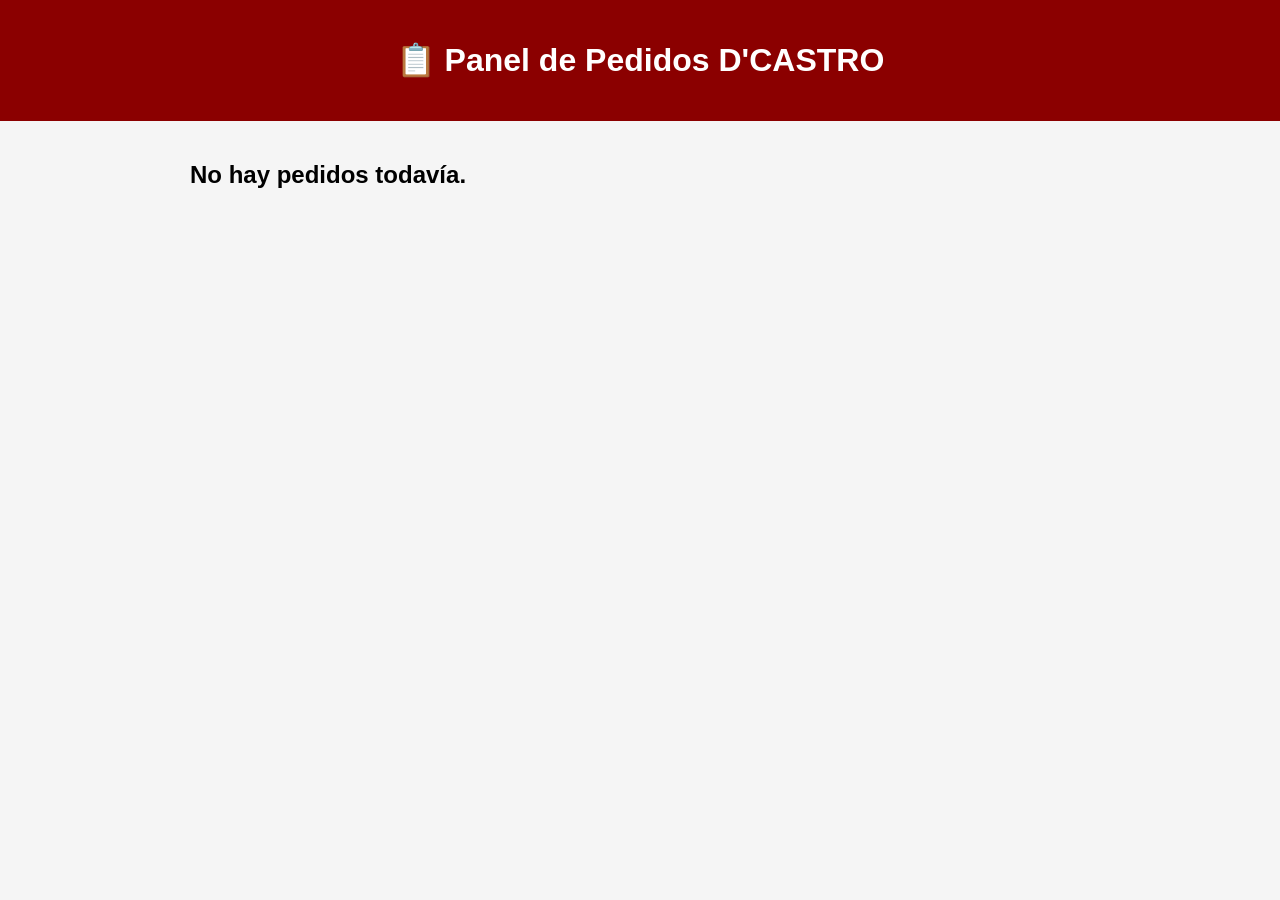
<file: admin.html>
<!DOCTYPE html>
<html lang="es">
<head>
<meta charset="UTF-8">
<meta name="viewport" content="width=device-width, initial-scale=1.0">
<title>Panel D'CASTRO</title>

<style>

body{
    margin:0;
    background:#f5f5f5;
    font-family:Arial;
}

header{
    background:#8B0000;
    color:white;
    padding:20px;
    text-align:center;
}

#pedidos{
    max-width:900px;
    margin:auto;
    padding:20px;
}

.tarjeta{
    background:white;
    border-radius:12px;
    margin-bottom:20px;
    padding:20px;
    box-shadow:0 3px 8px rgba(0,0,0,.2);
}

.estado{
    color:white;
    padding:6px 12px;
    border-radius:20px;
    display:inline-block;
    font-weight:bold;
    background:#ff9800;
}

button{

padding:10px 15px;

margin:5px;

border:none;

border-radius:8px;

cursor:pointer;

font-weight:bold;

}

.aceptar{
background:#2196f3;
color:white;
}

.preparando{
background:#ff9800;
color:white;
}

.camino{
background:#9c27b0;
color:white;
}

.entregado{
background:#4caf50;
color:white;
}

</style>

</head>

<body>

<header>

<h1>📋 Panel de Pedidos D'CASTRO</h1>

</header>

<div id="pedidos">

<h2>No hay pedidos todavía.</h2>

</div>

</body>
</html>
</file>
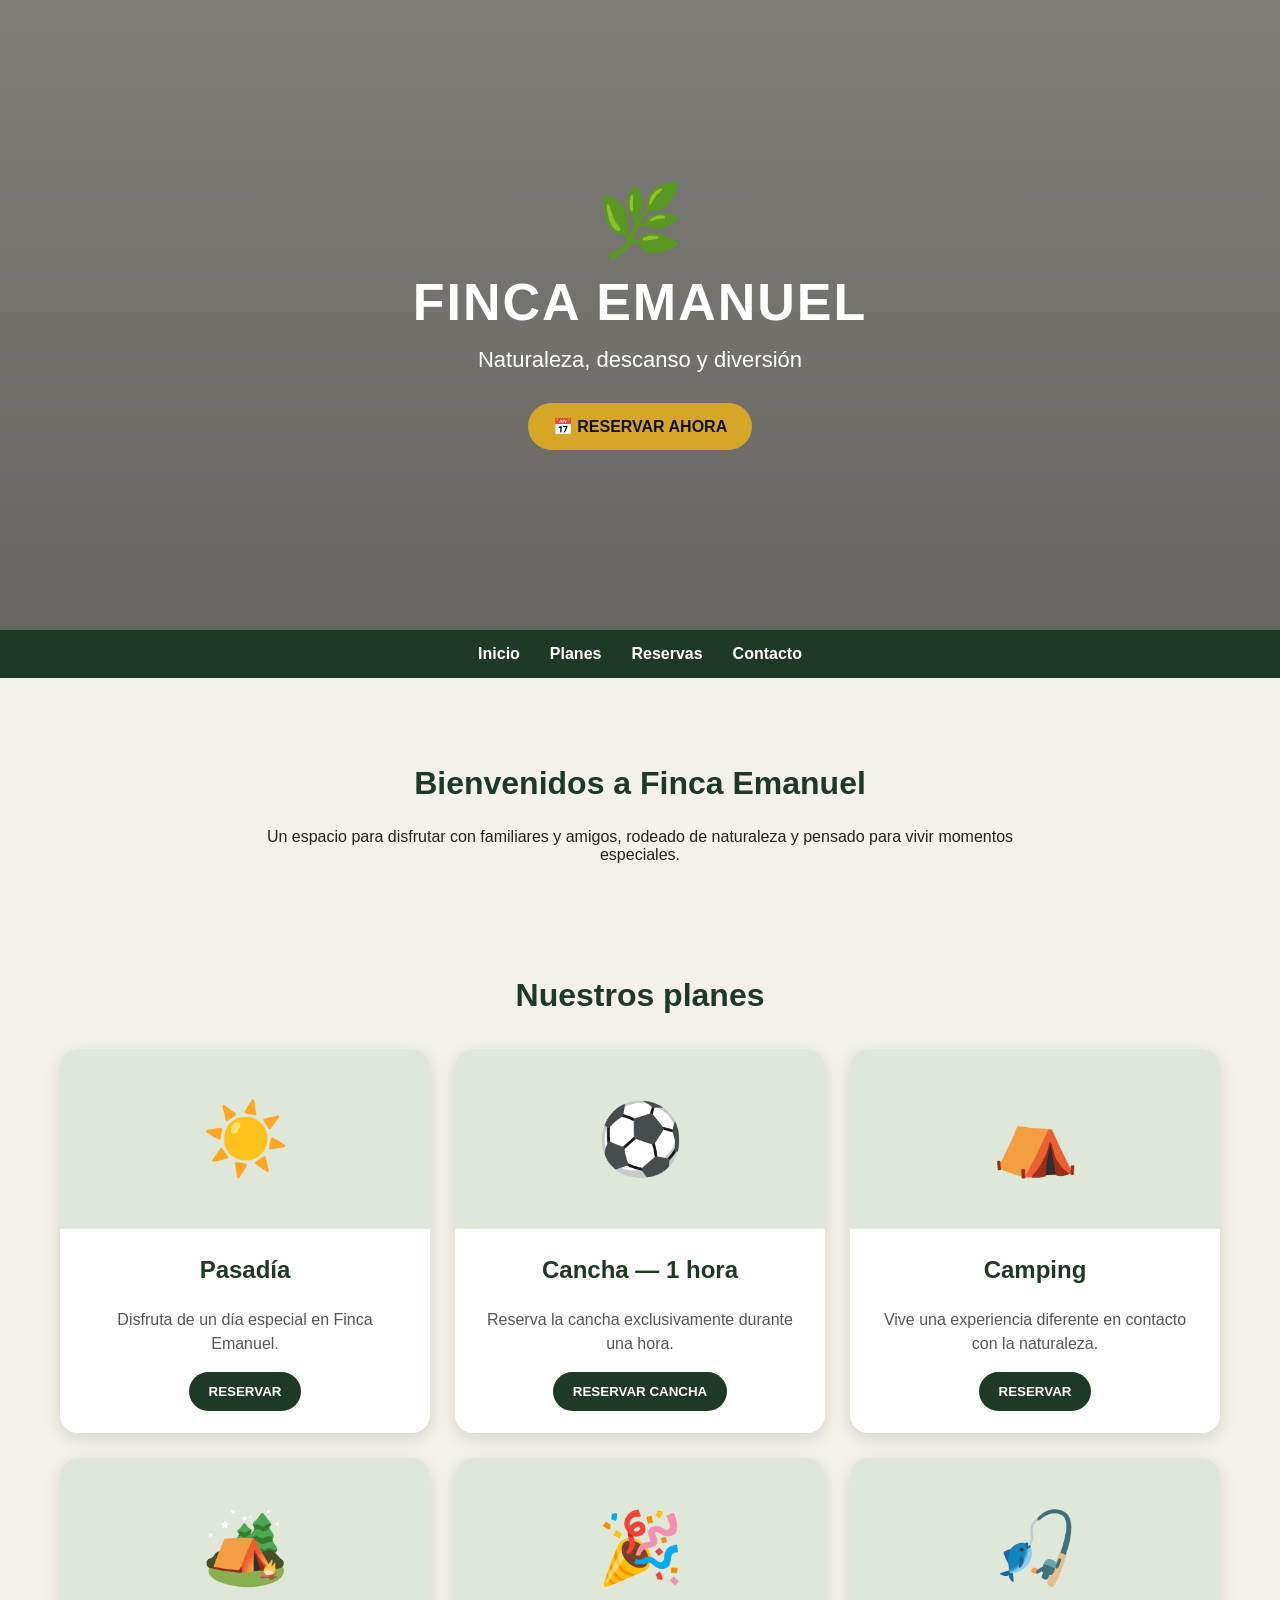
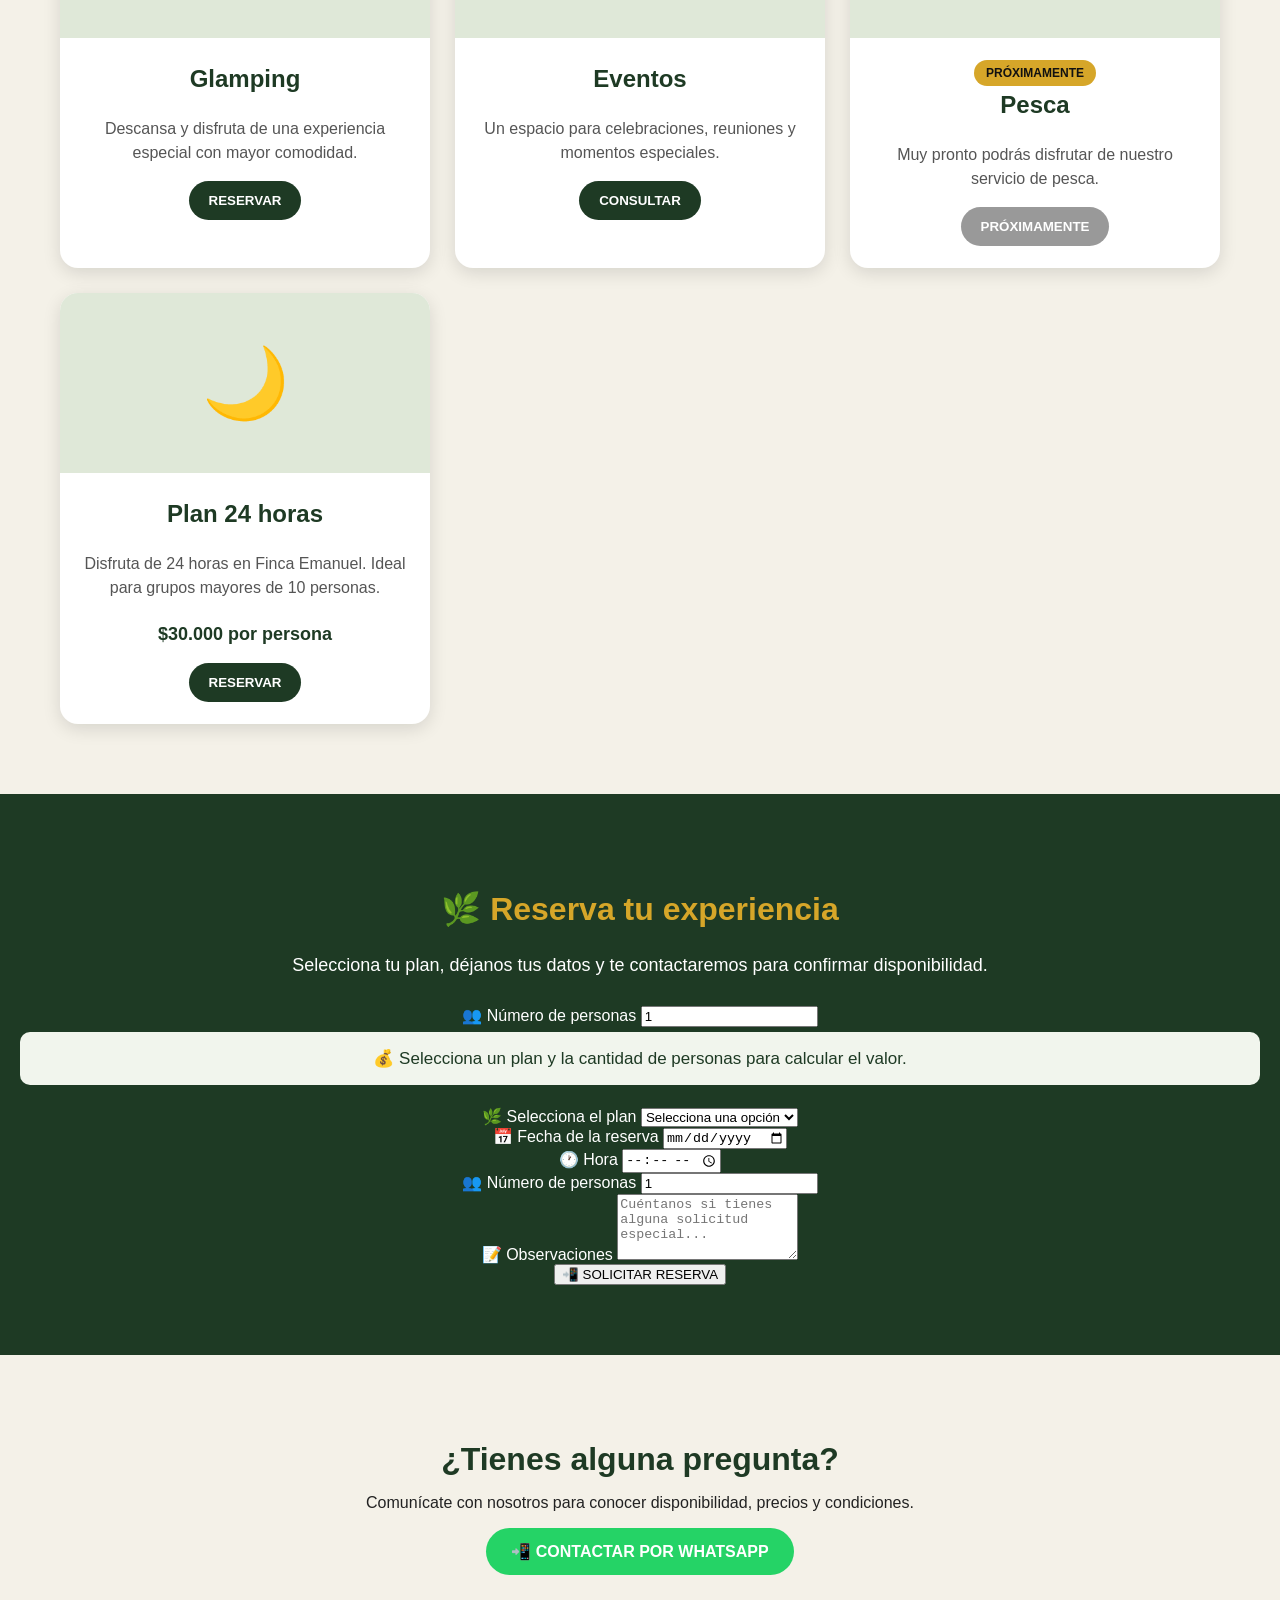
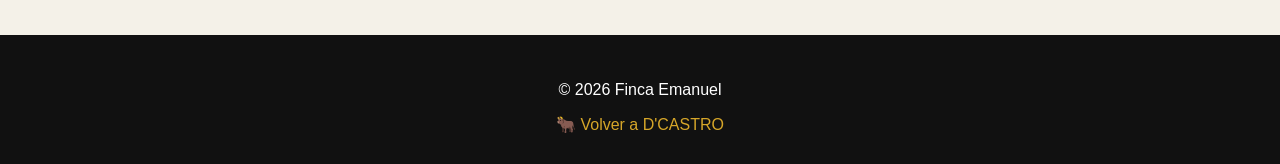
<file: finca.html>
<!DOCTYPE html>
<html lang="es">
<head>
    <meta charset="UTF-8">
    <meta name="viewport" content="width=device-width, initial-scale=1.0">

    <title>Finca Emanuel | Naturaleza, descanso y diversión</title>

    <link rel="stylesheet" href="finca.css">
</head>

<body>

<header class="hero-finca">

    <div class="hero-contenido">

        <div class="logo-finca">
            🌿
        </div>

        <h1>FINCA EMANUEL</h1>

        <p>
            Naturaleza, descanso y diversión
        </p>

        <a href="#reservas" class="boton-principal">
            📅 RESERVAR AHORA
        </a>

    </div>

</header>


<nav class="menu-finca">

    <a href="#inicio">Inicio</a>
    <a href="#planes">Planes</a>
    <a href="#reservas">Reservas</a>
    <a href="#contacto">Contacto</a>

</nav>


<main id="inicio">

    <!-- PRESENTACIÓN -->

    <section class="presentacion">

        <h2>Bienvenidos a Finca Emanuel</h2>

        <p>
            Un espacio para disfrutar con familiares y amigos,
            rodeado de naturaleza y pensado para vivir momentos
            especiales.
        </p>

    </section>


    <!-- PLANES -->

    <section id="planes" class="planes">

        <h2>Nuestros planes</h2>

        <div class="contenedor-planes">


            <article class="tarjeta-plan">

                <div class="imagen-plan pasadia">
                    ☀️
                </div>

                <div class="contenido-plan">

                    <h3>Pasadía</h3>

                    <p>
                        Disfruta de un día especial en Finca Emanuel.
                    </p>

                    <button onclick="reservar('Pasadía')">
                        RESERVAR
                    </button>

                </div>

            </article>


            <article class="tarjeta-plan">

                <div class="imagen-plan cancha">
                    ⚽
                </div>

                <div class="contenido-plan">

                    <h3>Cancha — 1 hora</h3>

                    <p>
                        Reserva la cancha exclusivamente durante una hora.
                    </p>

                    <button onclick="reservar('Cancha - 1 hora')">
                        RESERVAR CANCHA
                    </button>

                </div>

            </article>


            <article class="tarjeta-plan">

                <div class="imagen-plan camping">
                    ⛺
                </div>

                <div class="contenido-plan">

                    <h3>Camping</h3>

                    <p>
                        Vive una experiencia diferente en contacto
                        con la naturaleza.
                    </p>

                    <button type="button" onclick="reservar('Camping'); return false;">
    RESERVAR
</button>

                </div>

            </article>


            <article class="tarjeta-plan">

                <div class="imagen-plan glamping">
                    🏕️
                </div>

                <div class="contenido-plan">

                    <h3>Glamping</h3>

                    <p>
                        Descansa y disfruta de una experiencia
                        especial con mayor comodidad.
                    </p>

                    <button onclick="reservar('Glamping')">
                        RESERVAR
                    </button>

                </div>

            </article>


            <article class="tarjeta-plan">

                <div class="imagen-plan eventos">
                    🎉
                </div>

                <div class="contenido-plan">
                

                    <h3>Eventos</h3>

                    <p>
                        Un espacio para celebraciones,
                        reuniones y momentos especiales.
                    </p>

                    <button onclick="reservar('Evento')">
                        CONSULTAR
                    </button>

                </div>

            </article>


            <article class="tarjeta-plan">

                <div class="imagen-plan pesca">
                    🎣
                </div>

                <div class="contenido-plan">

                    <span class="proximamente">
                        PRÓXIMAMENTE
                    </span>
<h3>Pesca</h3>

                    <p>
                        Muy pronto podrás disfrutar de nuestro
                        servicio de pesca.
                    </p>

                    <button disabled>
                        PRÓXIMAMENTE
                    </button>

                </div>

            </article>
<article class="tarjeta-plan">

    <div class="imagen-plan plan24">
        🌙
    </div>

    <div class="contenido-plan">

        <h3>Plan 24 horas</h3>

        <p>
            Disfruta de 24 horas en Finca Emanuel.
            Ideal para grupos mayores de 10 personas.
        </p>

        <strong class="precio-plan">
            $30.000 por persona
        </strong>

        <br><br>

        <button onclick="reservar('Plan 24 horas')">
            RESERVAR
        </button>

    </div>

</article>

                    


        </div>

    </section>


    <!-- RESERVAS -->

    <section id="reservas" class="seccion-reservas">

        <div class="contenedor-reserva">

            <h2>🌿 Reserva tu experiencia</h2>

            <p class="texto-reserva">
                Selecciona tu plan, déjanos tus datos y te
                contactaremos para confirmar disponibilidad.
            </p>


            <form id="formReserva">


               <div class="campo">

    <label for="personas">
        👥 Número de personas
    </label>

    <input
        type="number"
        id="personas"
        name="personas"
        min="1"
        value="1"
        required
    >

</div>


<div id="resultadoPrecio" class="resultado-precio">

    💰 Selecciona un plan y la cantidad de personas
    para calcular el valor.

</div>
<div id="extrasCamping" class="extras-camping" style="display:none;">

    <h3>⛺ Adicionales para Camping</h3>

    <label>
        <input type="checkbox" value="20000" data-tipo="fijo">
        ⛺ Carpa — $20.000
    </label>

    <label>
        <input type="checkbox" value="15000" data-tipo="fijo">
        🔥 Fogata — $15.000
    </label>

    <label>
        <input type="checkbox" value="20000" data-tipo="fijo">
        🍖 BBQ / Parrilla — $20.000
    </label>

    <label>
        <input type="checkbox" value="13000" data-tipo="persona">
        🍳 Desayuno — $13.000 por persona
    </label>

    <label>
        <input type="checkbox" value="18000" data-tipo="persona">
        🍛 Almuerzo — $18.000 por persona
    </label>

    <label>
        <input type="checkbox" value="18000" data-tipo="persona">
        🌙 Cena — $18.000 por persona
    </label>

    <label>
        <input type="checkbox" value="10000" data-tipo="fijo">
        🛏️ Colchón — $10.000
    </label>

</div>

              

                <div class="campo">

                    <label for="servicio">
                        🌿 Selecciona el plan
                    </label>

                    <select
                        id="servicio"
                        name="servicio"
                        required
                    >

                        <option value="">
                            Selecciona una opción
                        </option>

                        <option value="Pasadía">
                            Pasadía
                        </option>

                        <option value="Cancha - 1 hora">
                            Cancha - 1 hora
                        </option>

                        <option value="Camping">
                            Camping
                        </option>

                        <option value="Glamping">
                            Glamping
                        </option>

                        <option value="Evento">
                            Evento
                        </option>
<option value="Plan 24 horas">
    Plan 24 horas
</option>

                        <option value="Pesca">
                            Pesca
                        </option>

                    </select>

                </div>


                <div class="fila-reserva">

                    <div class="campo">

                        <label for="fecha">
                            📅 Fecha de la reserva
                        </label>

                        <input
                            type="date"
                            id="fecha"
                            name="fecha"
                            required
                        >

                    </div>


                    <div class="campo">

                        <label for="hora">
                            🕐 Hora
                        </label>

                        <input
                            type="time"
                            id="hora"
                            name="hora"
                            required
                        >

                    </div>

                </div>


                <div class="campo">

                    <label for="personas">
                        👥 Número de personas
                    </label>

                    <input
                        type="number"
                        id="personas"
                        name="personas"
                        min="1"
                        value="1"
                        required
                    >

                </div>


                <div class="campo">

                    <label for="observaciones">
                        📝 Observaciones
                    </label>

                    <textarea
                        id="observaciones"
                        name="observaciones"
                        rows="4"
                        placeholder="Cuéntanos si tienes alguna solicitud especial..."
                    ></textarea>

                </div>


                <button
                    type="submit"
                    class="boton-reserva"
                >
                    📲 SOLICITAR RESERVA
                </button>

            </form>

        </div>

    </section>


    <!-- CONTACTO -->

    <section id="contacto" class="contacto">

        <h2>¿Tienes alguna pregunta?</h2>

        <p>
            Comunícate con nosotros para conocer disponibilidad,
            precios y condiciones.
        </p>

        <a
            href="https://wa.me/573206564360"
            target="_blank"
            class="boton-whatsapp"
        >
            📲 CONTACTAR POR WHATSAPP
        </a>

    </section>


</main>


<footer>

    <p>
        © 2026 Finca Emanuel
    </p>

    <a href="index.html">
        🐂 Volver a D'CASTRO
    </a>

</footer>



<script>

// ================================
// RESERVAR DESDE LAS TARJETAS
// ================================

function reservar(plan) {

    const servicio =
        document.getElementById("servicio");

    servicio.value = plan;

    calcularPrecio();

    document.getElementById("reservas").scrollIntoView({
        behavior: "smooth"
    });

}


// ================================
// CALCULAR PRECIO
// ================================

function calcularPrecio() {

    const plan =
        document.getElementById("servicio").value;

    const personas =
        parseInt(document.getElementById("personas").value) || 0;

    const resultado =
        document.getElementById("resultadoPrecio");


    if (!plan || personas < 1) {

        resultado.innerHTML =
            "💰 Selecciona un plan y la cantidad de personas para calcular el valor.";

        return;
    }


    let total = 0;


    // PASADÍA

    if (plan === "Pasadía") {

        if (personas <= 19) {

            total = 200000;

        } else if (personas <= 30) {

            total = 250000;

        } else if (personas <= 40) {

            total = 350000;

        } else {

            total =
                350000 + ((personas - 40) * 8300);

        }

    }


    // CANCHA

    else if (plan === "Cancha - 1 hora") {

        total = 60000;

    }


    // PLAN 24 HORAS

    else if (plan === "Plan 24 horas") {

        if (personas <= 10) {

            resultado.innerHTML =
                "⚠️ El Plan 24 horas está disponible para grupos mayores de 10 personas.";

            return;

        }

        total =
            personas * 30000;

    
} else if (plan === "Camping") {

    let extras = document.querySelectorAll(
        '#extrasCamping input[type="checkbox"]:checked'
    );

    total = personas * 20000;

    extras.forEach(function(extra) {

        const valor = parseInt(extra.value);
        const tipo = extra.dataset.tipo;

        if (tipo === "persona") {
            total += valor * personas;
        } else {
            total += valor;
        }

    });

}

    // OTROS PLANES

    else {

        resultado.innerHTML =
            "💰 Precio por confirmar. Te contactaremos para confirmar disponibilidad y tarifa.";

        return;

    }


    resultado.innerHTML =
        "💰 <strong>Total estimado: $" +
        total.toLocaleString("es-CO") +
        "</strong>";

}


// ================================
// ACTUALIZAR PRECIO AUTOMÁTICAMENTE
// ================================

document
    .getElementById("servicio")
    .addEventListener("change", calcularPrecio);


document
    .getElementById("personas")
    .addEventListener("input", calcularPrecio);

// ================================
// EXTRAS DE CAMPING
// ================================

const extrasCamping =
    document.getElementById("extrasCamping");

const servicioCamping =
    document.getElementById("servicio");


// Mostrar u ocultar extras

servicioCamping.addEventListener("change", function () {

    if (this.value === "Camping") {

        extrasCamping.style.display = "block";

    } else {

        extrasCamping.style.display = "none";

        extrasCamping
            .querySelectorAll('input[type="checkbox"]')
            .forEach(function (check) {
                check.checked = false;
            });
    }

    calcularPrecio();

});


// Recalcular cuando se selecciona un extra

extrasCamping
    .querySelectorAll('input[type="checkbox"]')
    .forEach(function (check) {

        check.addEventListener("change", function () {
            calcularPrecio();
        });

    });
// ================================
// ENVIAR RESERVA A WHATSAPP
// ================================

document
    .getElementById("formReserva")
    .addEventListener("submit", function(event) {

        event.preventDefault();


        const nombre =
            document.getElementById("nombre").value;

        const telefono =
            document.getElementById("telefono").value;

        const servicio =
            document.getElementById("servicio").value;

        const fecha =
            document.getElementById("fecha").value;

        const hora =
            document.getElementById("hora").value;

        const personas =
            document.getElementById("personas").value;

        const observaciones =
            document.getElementById("observaciones").value;


        // CALCULAR TOTAL

        let total = 0;


        if (servicio === "Pasadía") {

            if (personas <= 19) {

                total = 200000;

            } else if (personas <= 30) {

                total = 250000;

            } else if (personas <= 40) {

                total = 350000;

            } else {

                total =
                    350000 + ((personas - 40) * 8300);

            }

        }


        else if (servicio === "Cancha - 1 hora") {

            total = 60000;

        }


        else if (servicio === "Plan 24 horas") {

            total =
                personas * 30000;

        }


        let precioTexto;


        if (total > 0) {

            precioTexto =
                "$" + total.toLocaleString("es-CO");

        } else {

            precioTexto =
                "Por confirmar";

        }


        const mensaje =

            "🌿 *SOLICITUD DE RESERVA - FINCA EMANUEL*%0A%0A" +

            "👤 Nombre: " +
            encodeURIComponent(nombre) +

            "%0A📞 Teléfono: " +
            encodeURIComponent(telefono) +

            "%0A🌿 Plan: " +
            encodeURIComponent(servicio) +

            "%0A📅 Fecha: " +
            encodeURIComponent(fecha) +

            "%0A🕐 Hora: " +
            encodeURIComponent(hora) +

            "%0A👥 Personas: " +
            encodeURIComponent(personas) +

            "%0A💰 Total estimado: " +
            encodeURIComponent(precioTexto) +

            "%0A📝 Observaciones: " +
            encodeURIComponent(observaciones);


        window.open(
            "https://wa.me/573206564360?text=" + mensaje,
            "_blank"
        );

    });


// ================================
// FECHA MÍNIMA = HOY
// ================================

const fechaInput =
    document.getElementById("fecha");

const hoy =
    new Date().toISOString().split("T")[0];

fechaInput.min = hoy;

</script>


</body>
</html>
</file>
<file: finca.css>
* {
    box-sizing: border-box;
}

html {
    scroll-behavior: smooth;
}

body {
    margin: 0;
    font-family: Arial, sans-serif;
    background: #f4f1e8;
    color: #222;
}

/* PORTADA */

.hero-finca {
    min-height: 70vh;
    display: flex;
    align-items: center;
    justify-content: center;
    text-align: center;
    padding: 60px 20px;
    background:
        linear-gradient(rgba(0,0,0,.48), rgba(0,0,0,.58)),
        url("https://images.unsplash.com/photo-1500534623283-312aade485b7?auto=format&fit=crop&w=1600&q=80")
        center/cover no-repeat;
}

.hero-contenido {
    color: white;
    max-width: 700px;
}

.logo-finca {
    font-size: 70px;
    margin-bottom: 10px;
}

.hero-contenido h1 {
    margin: 0;
    font-size: 52px;
    letter-spacing: 2px;
}

.hero-contenido p {
    font-size: 22px;
    margin: 15px 0 30px;
}

/* BOTONES */

.boton-principal,
.boton-whatsapp {
    display: inline-block;
    text-decoration: none;
    padding: 14px 25px;
    border-radius: 30px;
    font-weight: bold;
    transition: .3s;
}

.boton-principal {
    background: #d6a629;
    color: #111;
}

.boton-principal:hover {
    transform: scale(1.05);
}

.boton-whatsapp {
    background: #25d366;
    color: white;
}

/* MENU */

.menu-finca {
    position: sticky;
    top: 0;
    z-index: 1000;
    background: #1e3a24;
    display: flex;
    justify-content: center;
    gap: 30px;
    padding: 15px;
}

.menu-finca a {
    color: white;
    text-decoration: none;
    font-weight: bold;
}

.menu-finca a:hover {
    color: #d6a629;
}

/* PRESENTACION */

.presentacion {
    text-align: center;
    max-width: 850px;
    margin: auto;
    padding: 60px 20px 30px;
}

.presentacion h2,
.planes h2,
.seccion-reservas h2,
.contacto h2 {
    color: #1e3a24;
    font-size: 32px;
}

/* PLANES */

.planes {
    padding: 40px 20px 70px;
    max-width: 1200px;
    margin: auto;
}

.planes > h2 {
    text-align: center;
    margin-bottom: 35px;
}

.contenedor-planes {
    display: grid;
    grid-template-columns: repeat(3, 1fr);
    gap: 25px;
}

.tarjeta-plan {
    background: white;
    border-radius: 18px;
    overflow: hidden;
    box-shadow: 0 5px 18px rgba(0,0,0,.12);
    transition: .3s;
}

.tarjeta-plan:hover {
    transform: translateY(-5px);
}

.imagen-plan {
    height: 180px;
    display: flex;
    align-items: center;
    justify-content: center;
    font-size: 70px;
    background: #dfe8d8;
}

.contenido-plan {
    padding: 22px;
    text-align: center;
}

.contenido-plan h3 {
    color: #1e3a24;
    font-size: 24px;
    margin-top: 5px;
}

.contenido-plan p {
    line-height: 1.5;
    color: #555;
}

.contenido-plan button {
    border: none;
    border-radius: 25px;
    padding: 12px 20px;
    background: #1e3a24;
    color: white;
    font-weight: bold;
    cursor: pointer;
}

.contenido-plan button:hover {
    background: #d6a629;
    color: #111;
}

.contenido-plan button:disabled {
    background: #999;
    cursor: not-allowed;
}

/* PROXIMAMENTE */

.proximamente {
    display: inline-block;
    background: #d6a629;
    color: #111;
    font-size: 12px;
    font-weight: bold;
    padding: 6px 12px;
    border-radius: 20px;
}

/* RESERVAS */

.seccion-reservas {
    text-align: center;
    padding: 70px 20px;
    background: #1e3a24;
    color: white;
}

.seccion-reservas h2 {
    color: #d6a629;
}

.seccion-reservas p {
    font-size: 18px;
    margin-bottom: 30px;
}

/* CONTACTO */

.contacto {
    text-align: center;
    padding: 60px 20px;
}

.contacto h2 {
    margin-bottom: 10px;
}

/* FOOTER */

footer {
    text-align: center;
    background: #111;
    color: white;
    padding: 30px 20px;
}

footer a {
    color: #d6a629;
    text-decoration: none;
}

/* CELULAR */

@media (max-width: 800px) {

    .hero-contenido h1 {
        font-size: 38px;
    }

    .hero-contenido p {
        font-size: 18px;
    }

    .contenedor-planes {
        grid-template-columns: repeat(2, 1fr);
    }

}

@media (max-width: 600px) {

    .hero-finca {
        min-height: 65vh;
    }

    .logo-finca {
        font-size: 55px;
    }

    .hero-contenido h1 {
        font-size: 32px;
    }

    .menu-finca {
        gap: 15px;
        font-size: 14px;
        overflow-x: auto;
        justify-content: flex-start;
    }

    .contenedor-planes {
        grid-template-columns: 1fr;
    }

    .presentacion h2,
    .planes h2,
    .seccion-reservas h2,
    .contacto h2 {
        font-size: 27px;
    }

}
.precio-plan {
    display: inline-block;
    color: #1e3a24;
    font-size: 18px;
    margin-top: 8px;
}

.resultado-precio {
    width: 100%;
    margin: 5px 0 22px;
    padding: 16px;
    border-radius: 10px;
    background: #f1f5ed;
    color: #1e3a24;
    text-align: center;
    font-size: 17px;
}

@media (max-width: 600px) {

    .resultado-precio {
        font-size: 16px;
        padding: 14px 10px;
    }

}
</file>
